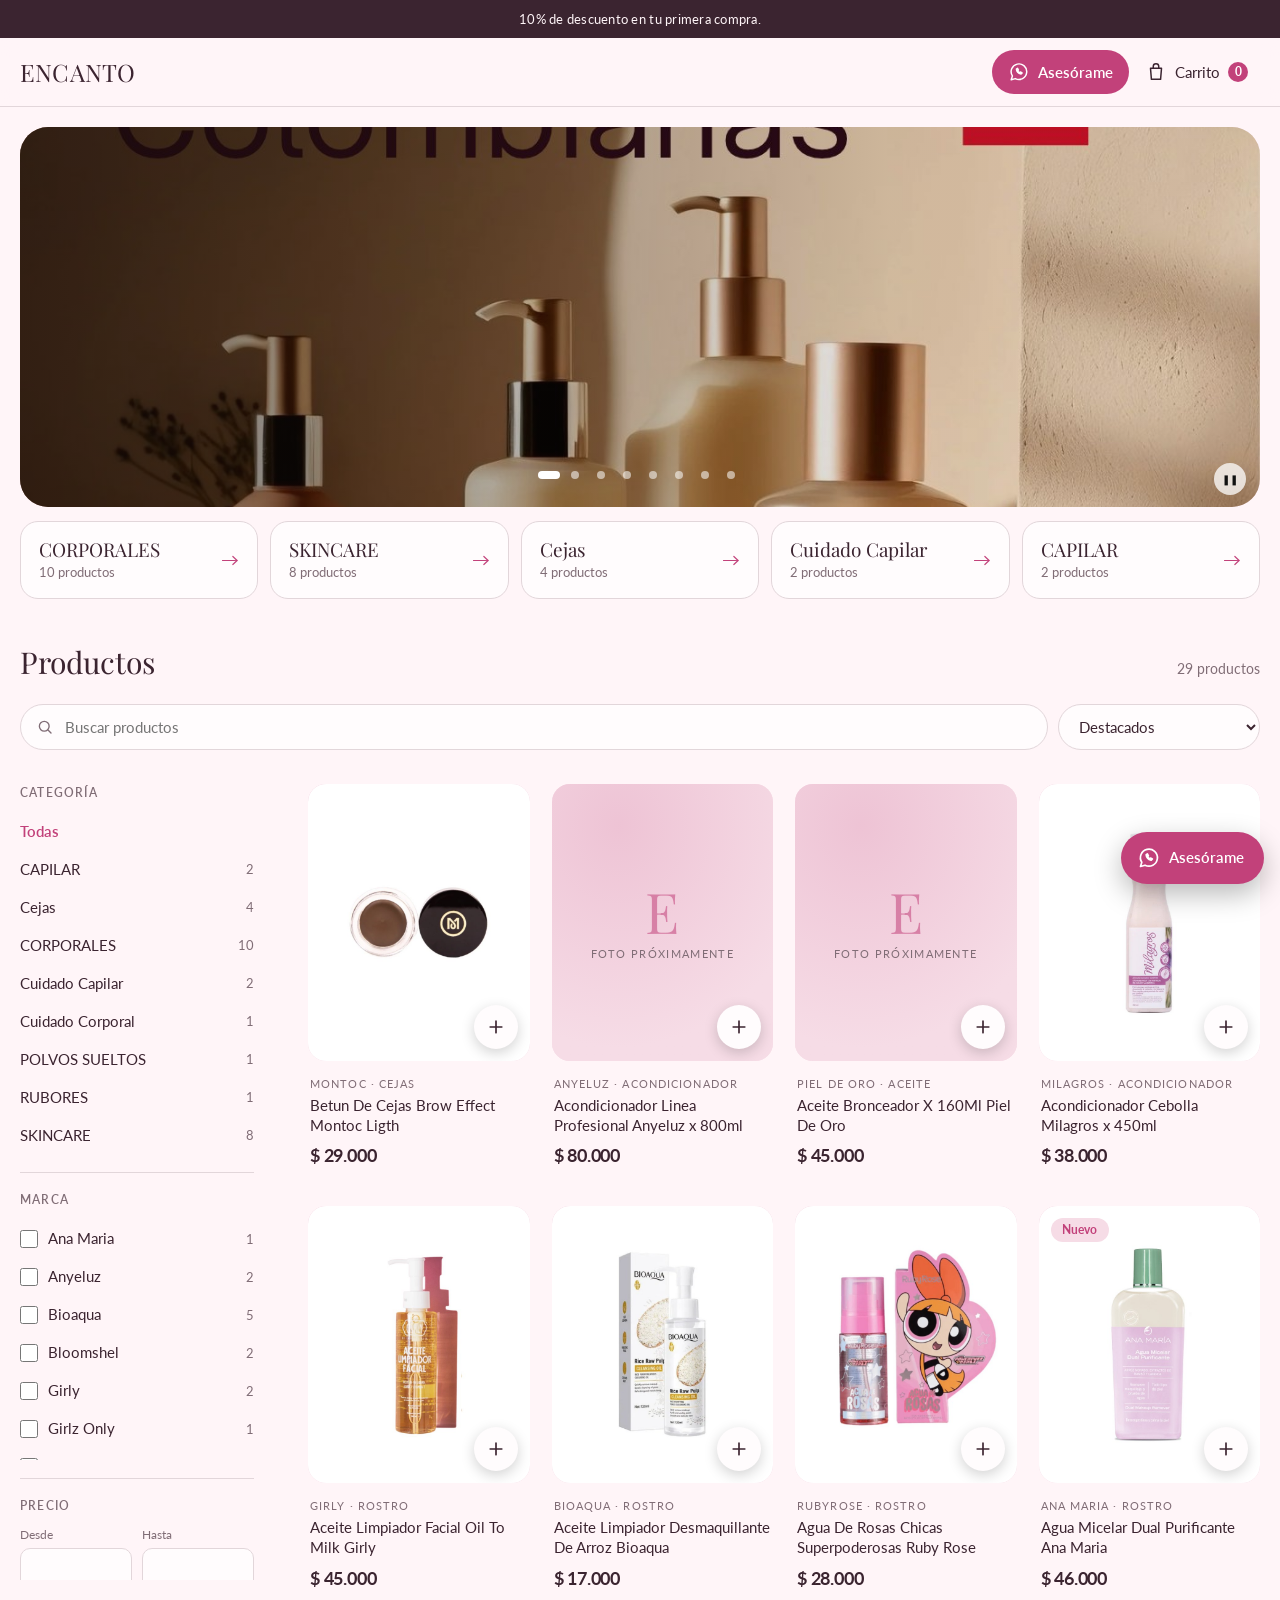
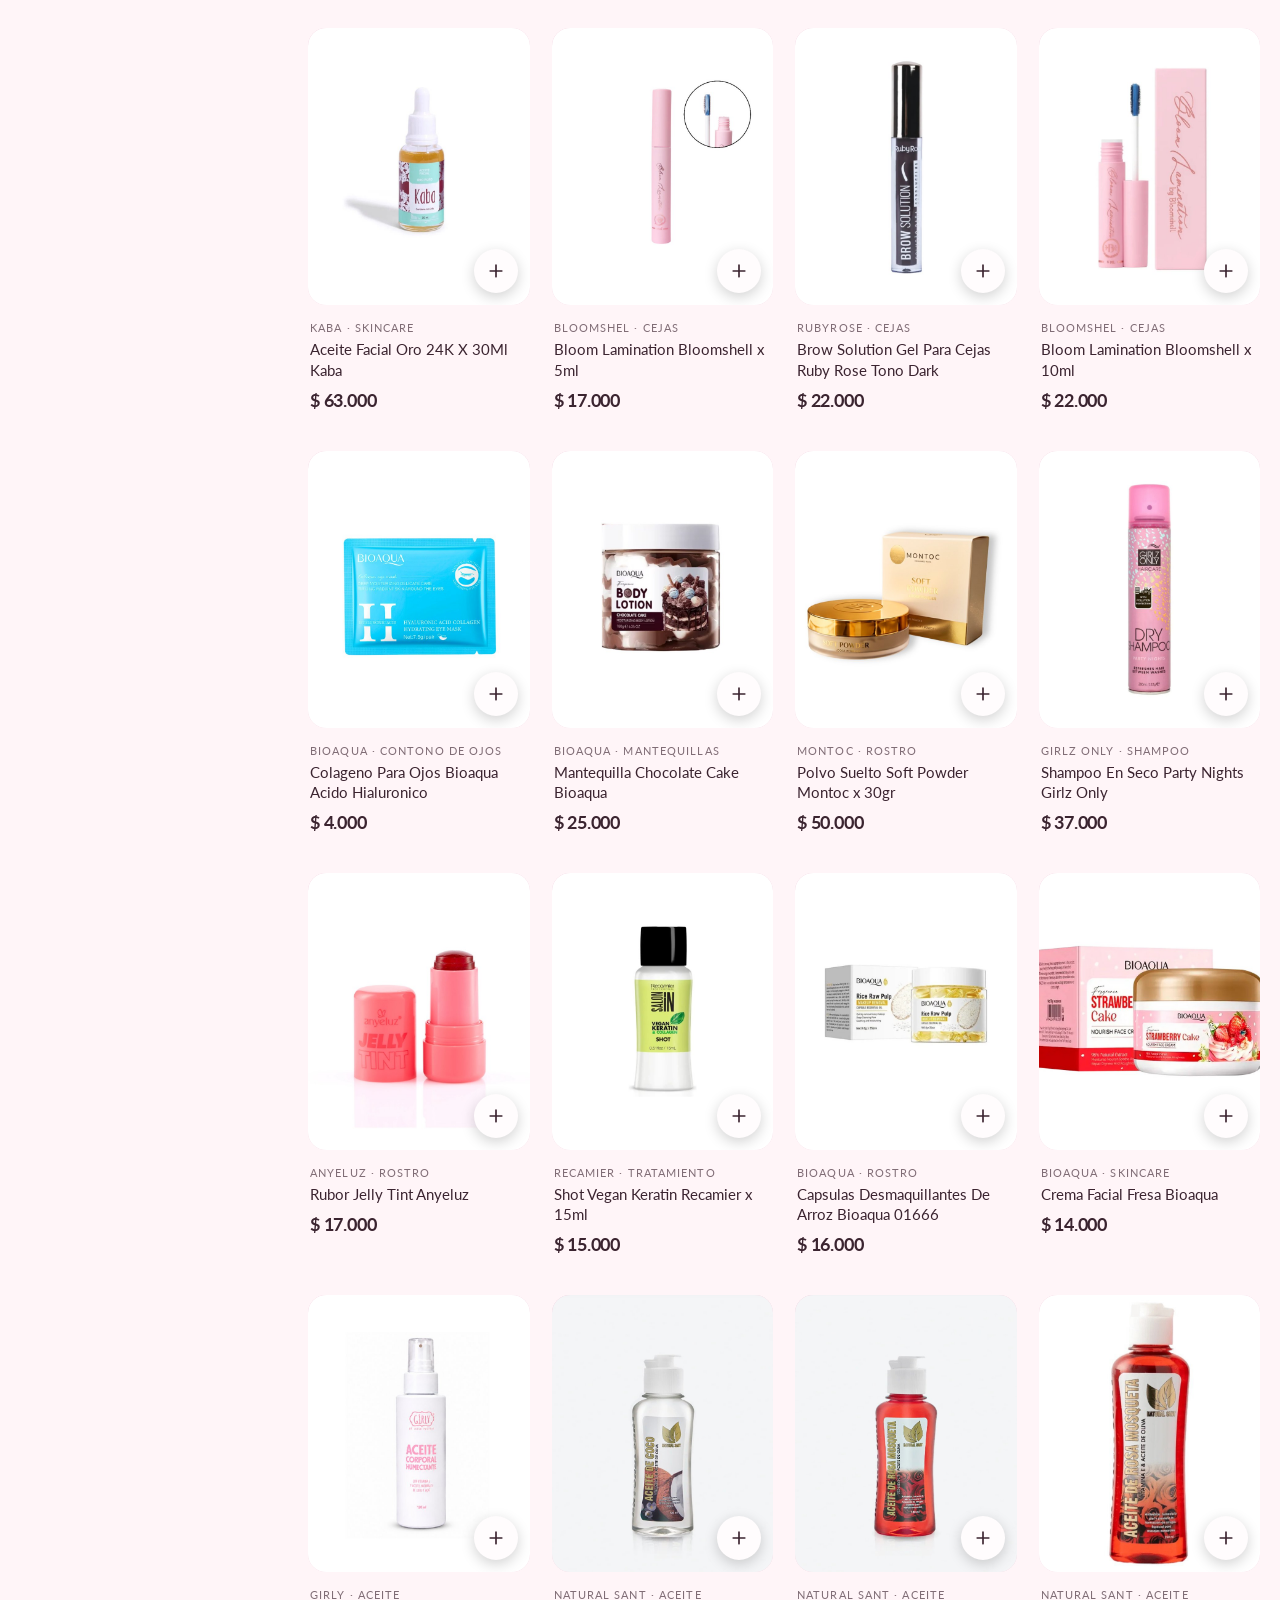
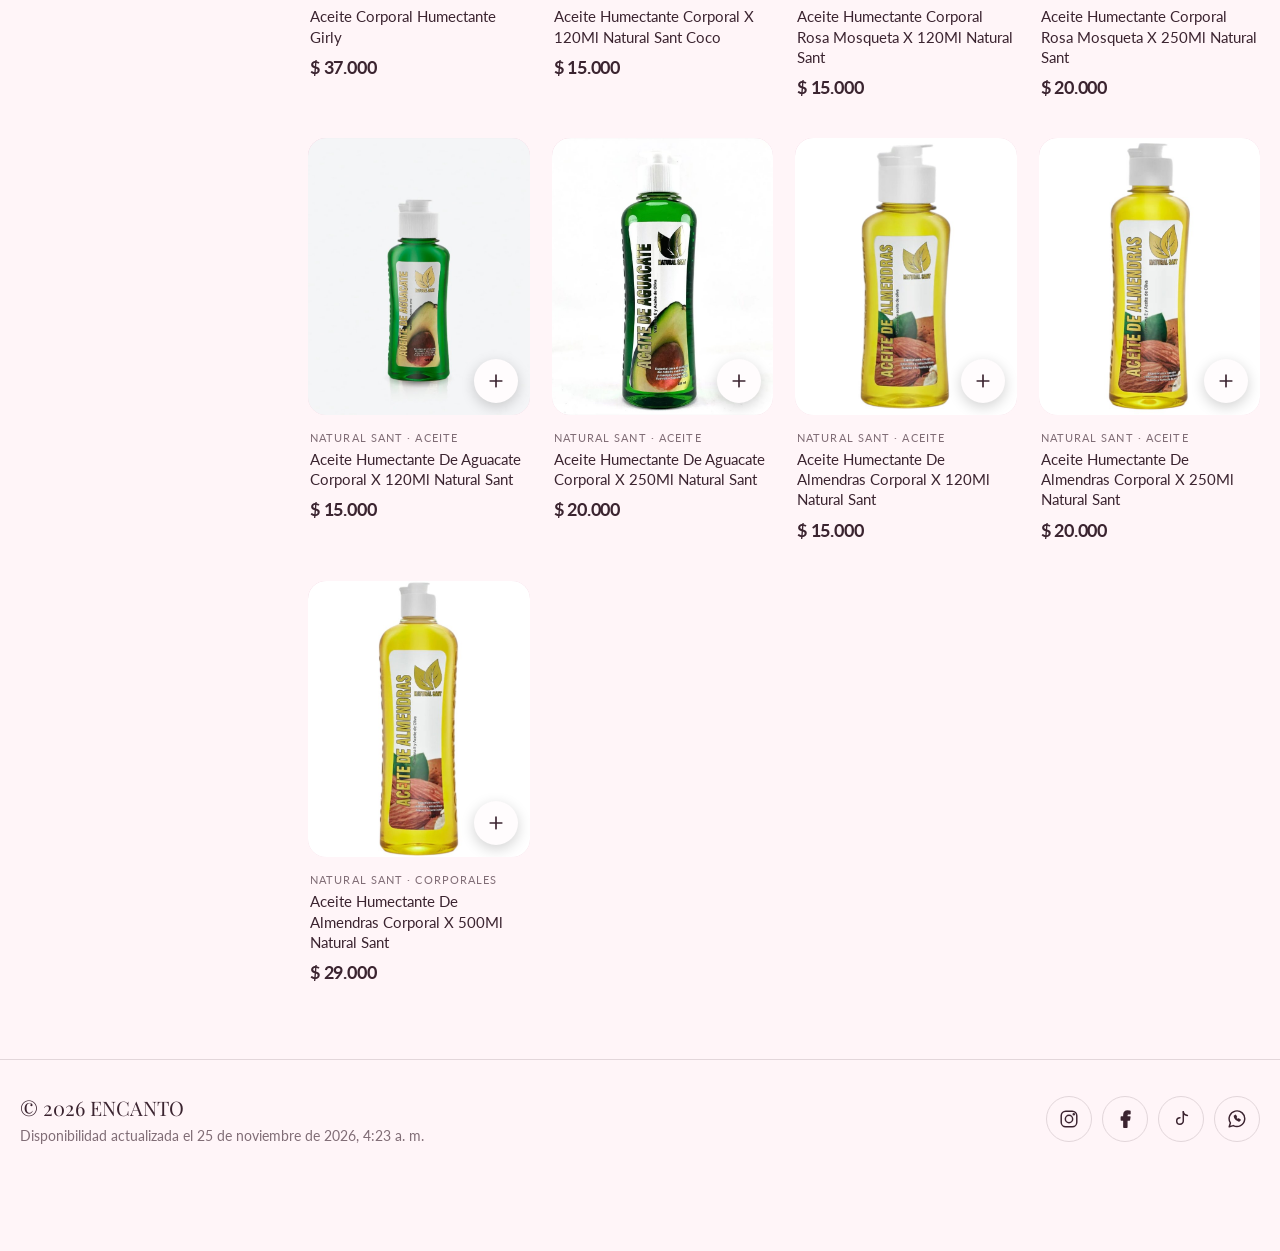
<file: index.html>
<!doctype html>
<html lang="es">
<head>
  <meta charset="utf-8">
  <meta name="viewport" content="width=device-width, initial-scale=1">
  <title>Tienda</title>
  <meta name="description" content="Productos de belleza y cuidado personal seleccionados para ti.">
  <link rel="stylesheet" href="styles.css">
  <style>body { visibility: hidden; }</style>
  <noscript><style>body { visibility: visible; }</style></noscript>
</head>
<body>
  <div class="announce" id="announce" hidden></div>

  <header class="top">
    <div class="wrap top-inner">
      <a class="brand" href="./" id="brand"></a>
      <div class="top-right">
        <a class="hbtn" id="nav-about" href="#nosotros" hidden>Nosotros</a>
        <a class="hbtn wa-pill" id="wa-header" target="_blank" rel="noopener">
          <svg viewBox="0 0 24 24" fill="none" stroke="currentColor" stroke-width="1.6" stroke-linecap="round" stroke-linejoin="round" aria-hidden="true"><path d="M3.5 20.5l1.3-4.2A8.5 8.5 0 1 1 8 19.2z"/><path d="M9.2 8.8c.2 2.2 2.4 4.6 5 5.4l1.2-1.2-1.9-1-.8.8c-.8-.4-1.7-1.3-2.1-2.1l.8-.8-1-1.9z"/></svg>
          <span>Asesórame</span></a>
        <button class="hbtn" id="cart-btn" type="button" aria-haspopup="dialog">
          <svg viewBox="0 0 24 24" fill="none" stroke="currentColor" stroke-width="1.6" stroke-linecap="round" stroke-linejoin="round" aria-hidden="true"><path d="M6 8h12l-1 12H7L6 8Z"/><path d="M9 8V6a3 3 0 0 1 6 0v2"/></svg>
          <span>Carrito</span>
          <span class="count" id="cart-count" aria-label="0 productos en el carrito">0</span>
        </button>
      </div>
    </div>
  </header>

  <section class="stage" id="stage" aria-label="Portada"><div class="wrap" id="stage-inner"></div></section>
  <nav class="wrap quick" id="quick" aria-label="Categorías" hidden></nav>

  <main class="wrap shop" id="catalogo" tabindex="-1">
    <p class="notice" id="notice" role="status" aria-live="polite" hidden></p>

    <div id="highlights"></div>

    <div class="shop-head">
      <h2 class="shop-title">Productos</h2>
      <p class="meta" id="meta" aria-live="polite"></p>
    </div>

    <div class="toolbar">
      <label class="search">
        <span class="sr-only">Buscar productos</span>
        <svg viewBox="0 0 24 24" fill="none" stroke="currentColor" stroke-width="1.8" stroke-linecap="round" aria-hidden="true"><circle cx="11" cy="11" r="6.5"/><path d="m16 16 4 4"/></svg>
        <input id="q" type="search" placeholder="Buscar productos" autocomplete="off">
      </label>
      <label>
        <span class="sr-only">Ordenar por</span>
        <select class="select" id="sort">
          <option value="destacados">Destacados</option>
          <option value="precio-asc">Precio: menor a mayor</option>
          <option value="precio-desc">Precio: mayor a menor</option>
          <option value="nombre">Nombre A–Z</option>
        </select>
      </label>
      <button class="filter-btn" id="filter-btn" type="button" aria-haspopup="dialog">Filtros <span class="count" id="filter-count" hidden>0</span></button>
    </div>

    <div class="active" id="active"></div>

    <div class="layout">
      <aside class="sidebar" id="filters-desktop" aria-label="Filtros"></aside>
      <div>
        <div class="grid" id="grid"></div>
        <div class="more" id="more" hidden><button class="btn" id="more-btn" type="button">Ver más productos</button></div>
        <div class="empty" id="empty" hidden>
          <h2>No encontramos productos</h2>
          <p>Prueba con otra palabra o quita algún filtro.</p>
          <button class="btn" id="clear" type="button">Ver todos los productos</button>
        </div>
      </div>
    </div>
  </main>

  <section class="about" id="nosotros" aria-labelledby="about-title" hidden tabindex="-1">
    <div class="wrap about-inner">
      <div class="about-img" id="about-img" hidden></div>
      <div class="about-text">
        <p class="eyebrow">Nosotros</p>
        <h2 id="about-title"></h2>
        <div id="about-body"></div>
        <a class="btn btn-ghost about-btn" id="about-wa" target="_blank" rel="noopener">Asesórame</a>
      </div>
    </div>
  </section>

  <footer class="foot">
    <div class="wrap foot-inner">
      <div class="foot-brand"><strong id="foot-name"></strong><span id="updated"></span></div>
      <ul class="social" id="social" aria-label="Redes sociales"></ul>
    </div>
  </footer>

  <a class="wa-float" id="wa-float" target="_blank" rel="noopener" aria-label="Asesórame por WhatsApp">
    <svg viewBox="0 0 24 24" fill="none" stroke="currentColor" stroke-width="1.7" stroke-linecap="round" stroke-linejoin="round" aria-hidden="true"><path d="M3.5 20.5l1.3-4.2A8.5 8.5 0 1 1 8 19.2z"/><path d="M9.2 8.8c.2 2.2 2.4 4.6 5 5.4l1.2-1.2-1.9-1-.8.8c-.8-.4-1.7-1.3-2.1-2.1l.8-.8-1-1.9z"/></svg>
    <span>Asesórame</span>
  </a>
  <div class="toast" id="toast" role="status" aria-live="polite"></div>

  <!-- Detalle del producto (con foto ampliable) -->
  <dialog id="pd" class="pd" aria-labelledby="pd-name">
    <button class="pd-close" id="pd-close" type="button" aria-label="Cerrar">×</button>
    <div class="pd-grid">
      <div class="pd-media" id="pd-media"></div>
      <div class="pd-info" id="pd-info"></div>
    </div>
  </dialog>

  <!-- Barra del carrito (celular) -->
  <button class="cart-bar" id="cart-bar" type="button" hidden>
    <span id="bar-text"></span>
    <span class="bar-go">Ver carrito</span>
  </button>

  <!-- Filtros (celular) -->
  <dialog id="filters-dlg" class="sheet" aria-labelledby="filters-title">
    <div class="sheet-head">
      <h2 id="filters-title">Filtros</h2>
      <button class="icon-close" id="filters-close" type="button" aria-label="Cerrar los filtros">×</button>
    </div>
    <div class="sheet-body" id="filters-mobile"></div>
    <div class="sheet-foot"><button class="btn" id="filters-done" type="button">Ver productos</button></div>
  </dialog>

  <!-- Carrito -->
  <dialog id="cart-dlg" class="cart-dlg" aria-labelledby="cart-title">
    <div class="cart-head">
      <h2 id="cart-title">Tu pedido</h2>
      <button class="icon-close" id="cart-close" type="button" aria-label="Cerrar el carrito">×</button>
    </div>

    <div id="cart-empty" class="cart-empty" hidden>
      <p><strong>Tu carrito está vacío</strong></p>
      <p>Agrega productos y arma tu pedido aquí.</p>
      <button class="btn" type="button" id="cart-continue">Ver productos</button>
    </div>

    <div id="cart-full">
      <ul class="cart-list" id="cart-list"></ul>
      <p class="cart-total"><span>Total</span><strong id="cart-total"></strong></p>

      <label class="field">
        <span>Tu nombre (opcional)</span>
        <input id="cart-name" autocomplete="name">
      </label>
      <label class="field">
        <span>Notas para tu pedido (opcional)</span>
        <textarea id="cart-notes" rows="2"></textarea>
      </label>

      <div class="cart-actions">
        <a class="btn" id="cart-send" target="_blank" rel="noopener">Enviar pedido por WhatsApp</a>
        <button class="btn btn-ghost" type="button" id="cart-clear">Vaciar carrito</button>
      </div>
      <p class="cart-hint">Se abre WhatsApp con tu pedido ya escrito. Solo tienes que enviarlo.</p>
    </div>
  </dialog>

  <script src="theme.js"></script>
  <script src="app.js"></script>
</body>
</html>
</file>
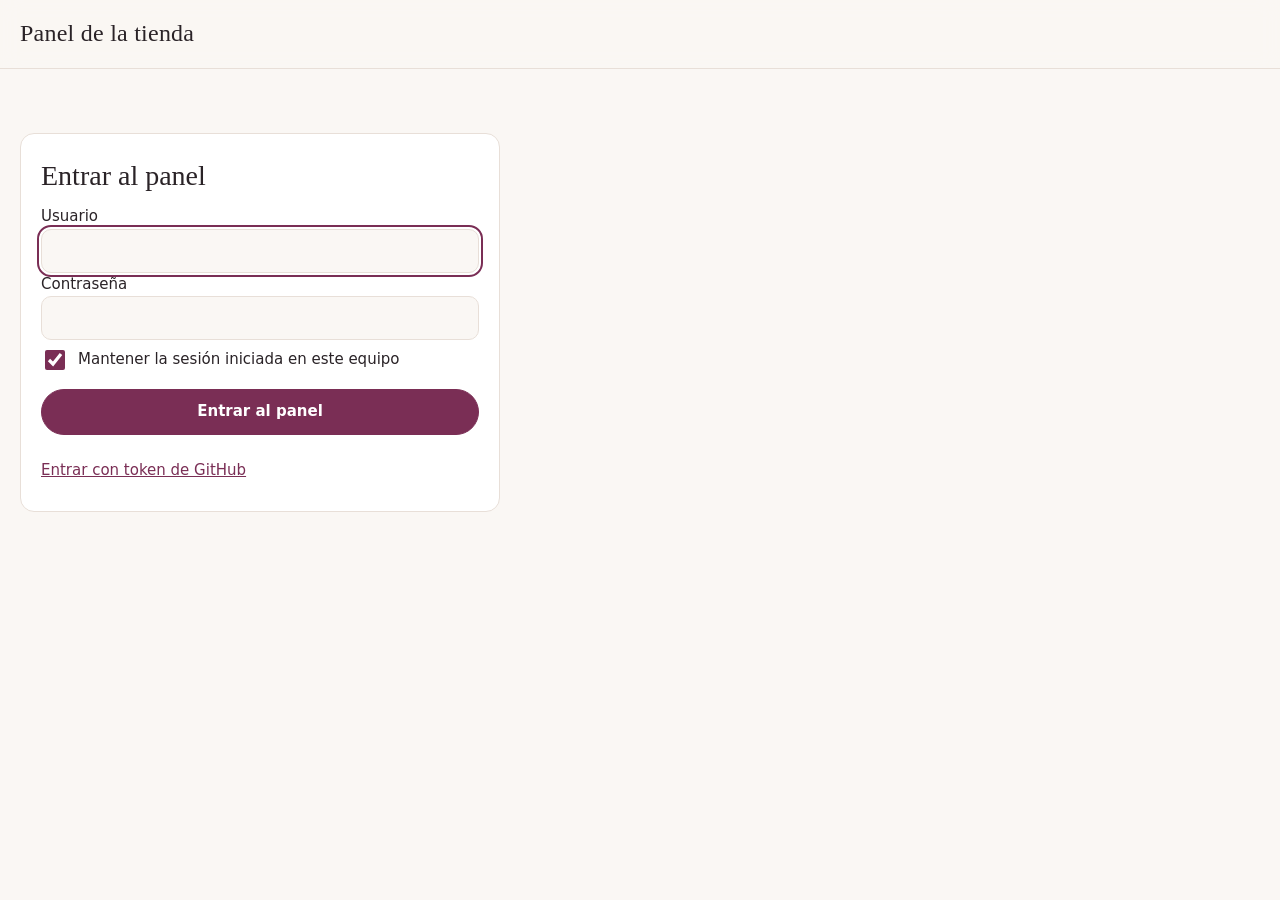
<file: admin.html>
<!doctype html>
<html lang="es">
<head>
  <meta charset="utf-8">
  <meta name="viewport" content="width=device-width, initial-scale=1">
  <meta name="robots" content="noindex, nofollow">
  <title>Panel de la tienda</title>
  <link rel="stylesheet" href="styles.css">
  <link rel="stylesheet" href="admin.css">
</head>
<body>
  <header class="top">
    <div class="wrap top-inner">
      <span class="brand">Panel de la tienda</span>
      <div class="top-actions" id="top-actions" hidden>
        <button class="btn btn-ghost" id="btn-reload" type="button">Recargar</button>
        <button class="btn btn-ghost" id="btn-check" type="button">Revisar proveedor ahora</button>
        <button class="btn btn-ghost" id="btn-logout" type="button">Cerrar sesión</button>
      </div>
    </div>
  </header>

  <main class="wrap">
    <p class="status" id="status" role="status" aria-live="polite"></p>

    <!-- Entrar -->
    <section id="login" class="panel" hidden>
      <h1>Entrar al panel</h1>

      <form id="form-pass" novalidate hidden>
        <label class="field">
          <span>Usuario</span>
          <input id="p-user" autocomplete="username" autocapitalize="none" spellcheck="false">
        </label>
        <label class="field">
          <span>Contraseña</span>
          <input id="p-pass" type="password" autocomplete="current-password">
        </label>
        <label class="check">
          <input type="checkbox" id="p-remember" checked>
          <span>Mantener la sesión iniciada en este equipo</span>
        </label>
        <p class="error" id="pass-error" role="alert" hidden></p>
        <button class="btn" id="pass-submit" type="submit">Entrar al panel</button>
        <p class="alt"><button class="link" id="to-token" type="button">Entrar con token de GitHub</button></p>
      </form>

      <form id="form-token" novalidate hidden>
        <p class="muted" id="token-intro">La primera vez entras con tu token de GitHub. Luego creas tu usuario y contraseña y ya no lo necesitas.</p>
        <label class="field">
          <span>Repositorio de GitHub</span>
          <input id="in-repo" autocomplete="off" spellcheck="false">
          <small>Con el formato usuario/nombre-del-repositorio</small>
        </label>
        <label class="field">
          <span>Token de acceso</span>
          <input id="in-token" type="password" autocomplete="off" spellcheck="false">
          <small>Es como una contraseña para este panel. Se guarda solo en este navegador.</small>
        </label>
        <label class="check">
          <input type="checkbox" id="t-remember" checked>
          <span>Mantener la sesión iniciada en este equipo</span>
        </label>
        <p class="error" id="login-error" role="alert" hidden></p>
        <button class="btn" type="submit">Entrar con token</button>
        <p class="alt" id="to-pass-wrap" hidden><button class="link" id="to-pass" type="button">Volver a usuario y contraseña</button></p>
        <details class="help">
          <summary>¿Cómo consigo el token?</summary>
          <ol>
            <li>Abre <strong>github.com/settings/personal-access-tokens/new</strong>.</li>
            <li>En <strong>Repository access</strong> elige "Only select repositories" y marca solo el repositorio de tu tienda.</li>
            <li>En <strong>Repository permissions</strong> pon <strong>Contents: Read and write</strong> y <strong>Actions: Read and write</strong>.</li>
            <li>Pulsa "Generate token", copia el texto que empieza con <code>github_pat_</code> y pégalo arriba.</li>
          </ol>
        </details>
      </form>
    </section>

    <!-- Panel -->
    <section id="app" hidden>
      <div class="tabs" role="tablist" aria-label="Secciones del panel">
        <button class="tab" role="tab" id="tab-mine" aria-controls="view-mine" aria-selected="true" type="button">Mis productos</button>
        <button class="tab" role="tab" id="tab-add" aria-controls="view-add" aria-selected="false" type="button">Agregar del proveedor</button>
        <button class="tab" role="tab" id="tab-cats" aria-controls="view-cats" aria-selected="false" type="button">Categorías del proveedor</button>
        <button class="tab" role="tab" id="tab-look" aria-controls="view-look" aria-selected="false" type="button">Apariencia</button>
        <button class="tab" role="tab" id="tab-access" aria-controls="view-access" aria-selected="false" type="button">Acceso</button>
      </div>

      <div id="view-mine" role="tabpanel" aria-labelledby="tab-mine">
        <div class="mine-tools" id="mine-tools">
          <label class="field grow">
            <span>Buscar en tus productos</span>
            <input id="m-q" type="search" autocomplete="off">
          </label>
          <label class="field">
            <span>Categoría</span>
            <select id="m-cat"></select>
          </label>
          <label class="field">
            <span>Marca</span>
            <select id="m-brand"></select>
          </label>
          <label class="field">
            <span>Estado</span>
            <select id="m-state">
              <option value="">Todos</option>
              <option value="sale">A la venta</option>
              <option value="out">Agotados</option>
              <option value="hidden">Ocultos</option>
              <option value="own">Con stock propio</option>
              <option value="nocat">Sin categoría o sin marca</option>
              <option value="promo">En promoción</option>
              <option value="kit">Kits</option>
              <option value="nophoto">Sin foto</option>
            </select>
          </label>
        </div>
        <div class="mine-bar">
          <label class="check"><input type="checkbox" id="m-all"><span id="m-all-label">Seleccionar todos</span></label>
          <span class="muted" id="mine-summary"></span>
          <span class="spacer"></span>
          <button class="btn btn-ghost" id="m-kit" type="button">Crear kit</button>
          <button class="btn btn-ghost" id="m-own" type="button">Crear producto propio</button>
        </div>
        <div class="bulkbar" id="bulkbar" hidden>
          <strong id="bulk-n"></strong>
          <button class="btn" id="bulk-edit" type="button">Cambiar categoría, marca…</button>
          <button class="btn btn-ghost" id="bulk-clear" type="button">Quitar selección</button>
        </div>
        <div class="list" id="mine-list"></div>
        <div class="more" id="mine-more" hidden><button class="btn btn-ghost" id="mine-more-btn" type="button">Ver más productos</button></div>
        <div class="empty" id="mine-empty" hidden>
          <h2 id="mine-empty-title">Todavía no tienes productos</h2>
          <p id="mine-empty-text">Elige productos del catálogo del proveedor para empezar a venderlos.</p>
          <button class="btn" type="button" id="mine-empty-btn" data-goto="add">Agregar del proveedor</button>
        </div>
      </div>

      <div id="view-add" role="tabpanel" aria-labelledby="tab-add" hidden>
        <div class="filters">
          <label class="field">
            <span>Buscar en el catálogo del proveedor</span>
            <input id="s-q" type="search" autocomplete="off">
          </label>
          <label class="field">
            <span>Categoría</span>
            <select id="s-cat"></select>
          </label>
        </div>
        <p class="muted" id="add-summary"></p>
        <div class="list" id="add-list"></div>
        <div class="empty" id="add-empty" hidden>
          <h2 id="add-empty-title">Todavía no hay catálogo del proveedor</h2>
          <p id="add-empty-text">Agrega una categoría y pulsa "Revisar proveedor ahora". En uno o dos minutos aparecen sus productos aquí.</p>
          <button class="btn" type="button" data-goto="cats">Ir a categorías</button>
        </div>
      </div>

      <div id="view-cats" role="tabpanel" aria-labelledby="tab-cats" hidden>
        <p class="muted">El robot lee estas categorías del proveedor cada 30 minutos y avisa a tu tienda cuando algo se agota.</p>
        <div class="list" id="cats-list"></div>

        <form class="panel" id="cat-form" novalidate>
          <h2>Agregar una categoría</h2>
          <label class="field">
            <span>Link de la categoría en el proveedor</span>
            <input id="c-url" autocomplete="off" spellcheck="false">
            <small>Copia la dirección de la página, por ejemplo https://sysvariedades.com.co/catalogoenlinea/public/products/2</small>
          </label>
          <label class="field">
            <span>Nombre de la categoría (opcional)</span>
            <input id="c-name" autocomplete="off">
          </label>
          <p class="error" id="cat-error" role="alert" hidden></p>
          <button class="btn" type="submit">Agregar categoría</button>
        </form>

        <div class="panel">
          <h2>Cuándo se considera agotado</h2>
          <p class="muted">Siempre se marca agotado si el proveedor desactiva o elimina el producto, o si deja de aparecer en su catálogo.</p>
          <label class="check">
            <input type="checkbox" id="rule-qty">
            <span>También marcar agotado cuando la cantidad del proveedor sea 0 o menos</span>
          </label>
        </div>
      </div>

      <!-- Apariencia -->
      <div id="view-look" role="tabpanel" aria-labelledby="tab-look" hidden>
        <div class="look">
          <form id="look-form" class="look-form" novalidate>
            <fieldset class="panel">
              <legend>Nombre y logo</legend>
              <label class="field">
                <span>Nombre de tu tienda</span>
                <input id="l-name" autocomplete="off">
                <small class="error" id="e-lname" hidden>Escribe el nombre de tu tienda.</small>
              </label>
              <div class="field">
                <span>Logo</span>
                <div class="logo-row">
                  <img id="l-logo-img" alt="Logo actual" hidden>
                  <div class="logo-inputs">
                    <input id="l-logo-file" type="file" accept="image/*" aria-label="Subir un logo desde tu equipo">
                    <button class="btn btn-ghost" type="button" id="l-logo-remove" hidden>Quitar logo</button>
                  </div>
                </div>
                <small>Mejor si es un PNG con fondo transparente.</small>
              </div>
              <div class="field" role="radiogroup" aria-labelledby="bm-label">
                <span id="bm-label">Qué se ve arriba en tu tienda</span>
                <label class="check"><input type="radio" name="brandMode" value="name"><span>Solo el nombre</span></label>
                <label class="check"><input type="radio" name="brandMode" value="logo"><span>Solo el logo</span></label>
                <label class="check"><input type="radio" name="brandMode" value="both"><span>Logo y nombre</span></label>
              </div>
            </fieldset>

            <fieldset class="panel">
              <legend>Anuncio y banners</legend>
              <label class="field">
                <span>Mensaje de la barra superior (opcional)</span>
                <input id="l-ann" autocomplete="off">
                <small>Por ejemplo: Envíos a todo el país · 10% de descuento en tu primera compra.</small>
              </label>
              <label class="field">
                <span>Link del mensaje (opcional)</span>
                <input id="l-ann-link" autocomplete="off" spellcheck="false">
                <small>Una dirección que empiece por https://</small>
                <small class="error" id="e-annlink" hidden>El link debe empezar por https:// o http://</small>
              </label>
              <h3 class="sub-h">Banners de portada</h3>
              <p class="muted">Aparecen arriba de los productos. Con dos o más, pasan solos. Imagen horizontal de 1600 × 700 píxeles, o sin imagen para un banner de solo texto.</p>
              <div class="banners" id="banners"></div>
              <p class="error" id="banners-error" role="alert" hidden></p>
              <button class="btn btn-ghost" id="banner-add" type="button">Agregar banner</button>
            </fieldset>

            <fieldset class="panel">
              <legend>Quiénes somos</legend>
              <p class="muted">Aparece en una sección de tu tienda. Déjala vacía si no quieres mostrarla.</p>
              <label class="field">
                <span>Título</span>
                <input id="l-about-title" autocomplete="off" placeholder="Quiénes somos">
              </label>
              <label class="field">
                <span>Tu historia</span>
                <textarea id="l-about-text" rows="5"></textarea>
                <small>Un renglón nuevo es un párrafo nuevo.</small>
              </label>
              <div class="logo-row">
                <img id="l-about-img" alt="" hidden>
                <label class="field"><span>Foto (opcional)</span><input id="l-about-file" type="file" accept="image/*"></label>
                <button class="btn btn-ghost sm" id="l-about-rm" type="button" hidden>Quitar foto</button>
              </div>
            </fieldset>

            <fieldset class="panel">
              <legend>Redes sociales</legend>
              <p class="muted">Escribe tu usuario (por ejemplo @mitienda) o pega el link completo. Los vacíos no se muestran. El ícono de WhatsApp sale solo.</p>
              <label class="field"><span>Instagram</span><input id="l-instagram" autocomplete="off" spellcheck="false"><small class="error" id="e-instagram" hidden></small></label>
              <label class="field"><span>Facebook</span><input id="l-facebook" autocomplete="off" spellcheck="false"><small class="error" id="e-facebook" hidden></small></label>
              <label class="field"><span>TikTok</span><input id="l-tiktok" autocomplete="off" spellcheck="false"><small class="error" id="e-tiktok" hidden></small></label>
              <label class="field"><span>YouTube</span><input id="l-youtube" autocomplete="off" spellcheck="false"><small class="error" id="e-youtube" hidden></small></label>
            </fieldset>

            <fieldset class="panel">
              <legend>Portada y pedidos</legend>
              <p class="muted">El título y la frase se muestran solo cuando no hay banners.</p>
              <label class="field">
                <span>Título grande de la portada</span>
                <input id="l-hero" autocomplete="off">
              </label>
              <label class="field">
                <span>Frase debajo del título</span>
                <input id="l-sub" autocomplete="off">
              </label>
              <label class="field">
                <span>WhatsApp para recibir pedidos</span>
                <input id="l-wa" inputmode="numeric" autocomplete="off">
                <small>Con indicativo de país, sin + ni espacios. En Colombia empieza por 57.</small>
                <small class="error" id="e-wa" hidden>Escribe solo números, con indicativo de país. Por ejemplo 573001234567.</small>
              </label>
              <label class="field">
                <span>Saludo del pedido</span>
                <input id="l-greet" autocomplete="off">
                <small>Es la primera línea del mensaje que te llega por WhatsApp con cada pedido del carrito.</small>
              </label>
              <label class="check">
                <input type="checkbox" id="l-hide">
                <span>Ocultar los productos agotados en vez de mostrarlos con la etiqueta "Agotado"</span>
              </label>
            </fieldset>

            <fieldset class="panel">
              <legend>Colores</legend>
              <p class="muted">Elige una combinación lista o ajusta los tres colores a tu gusto.</p>
              <div class="pals" id="pals" role="group" aria-label="Combinaciones de colores"></div>
              <div class="colors">
                <label class="field color"><span>Color principal (botones)</span><input type="color" id="c-accent"></label>
                <label class="field color"><span>Color de fondo</span><input type="color" id="c-bg"></label>
                <label class="field color"><span>Color del texto</span><input type="color" id="c-text"></label>
              </div>
              <p class="warn" id="theme-warn" role="status" hidden></p>
            </fieldset>

            <fieldset class="panel">
              <legend>Tipo de letra</legend>
              <div class="fonts" id="fonts" role="group" aria-label="Tipos de letra"></div>
            </fieldset>

            <p class="error" id="look-error" role="alert" hidden></p>
            <button class="btn btn-save" id="look-save" type="submit">Guardar apariencia</button>
          </form>

          <aside class="look-preview" aria-label="Vista previa de tu tienda">
            <p class="muted">Así se ve tu tienda</p>
            <div class="preview" id="preview"></div>
          </aside>
        </div>
      </div>

      <!-- Acceso -->
      <div id="view-access" role="tabpanel" aria-labelledby="tab-access" hidden>
        <form class="panel" id="access-form" novalidate>
          <h2 id="access-title">Crear usuario y contraseña</h2>
          <p class="muted" id="access-text">Con esto entras al panel desde cualquier equipo sin pegar el token.</p>
          <label class="field">
            <span>Usuario</span>
            <input id="a-user" autocomplete="username" autocapitalize="none" spellcheck="false">
          </label>
          <label class="field">
            <span>Contraseña</span>
            <input id="a-pass" type="password" autocomplete="new-password">
            <small>Mínimo 10 caracteres. Una frase larga sirve mejor que una palabra con símbolos.</small>
          </label>
          <label class="field">
            <span>Repite la contraseña</span>
            <input id="a-pass2" type="password" autocomplete="new-password">
          </label>
          <p class="error" id="access-error" role="alert" hidden></p>
          <button class="btn" id="access-save" type="submit">Guardar acceso</button>
        </form>
        <div class="panel">
          <h2>Cómo funciona y qué cuidar</h2>
          <p class="muted">Tu token de GitHub se guarda cifrado con tu contraseña en el archivo <code>admin-vault.json</code> de tu repositorio. Sin la contraseña nadie puede abrirlo. Como el repositorio es público, <strong>la contraseña tiene que ser larga y que nadie más use</strong>: si es fácil de adivinar, alguien podría descifrarlo.</p>
          <p class="muted">Si olvidas la contraseña, entra con un token nuevo y crea otra. Si el token vence, haz lo mismo.</p>
        </div>
      </div>
    </section>
  </main>

  <!-- Producto: agregar o editar -->
  <dialog id="dlg" aria-labelledby="dlg-title">
    <form id="dlg-form" method="dialog" novalidate>
      <h2 id="dlg-title">Producto</h2>
      <p class="muted" id="dlg-supplier"></p>
      <label class="field">
        <span>Nombre que ven tus clientes</span>
        <input id="f-name" autocomplete="off">
        <small class="error" id="e-name" hidden>Escribe un nombre.</small>
      </label>
      <div class="two">
        <label class="field">
          <span>Categoría en tu tienda</span>
          <input id="f-cat" list="cat-options" autocomplete="off">
          <datalist id="cat-options"></datalist>
        </label>
        <label class="field">
          <span>Subcategoría</span>
          <input id="f-sub" list="sub-options" autocomplete="off">
          <datalist id="sub-options"></datalist>
        </label>
      </div>
      <label class="field">
        <span>Marca</span>
        <input id="f-brand" list="brand-options" autocomplete="off">
        <datalist id="brand-options"></datalist>
        <small>Con la categoría, la subcategoría y la marca tus clientes filtran en la tienda.</small>
      </label>
      <div class="two">
        <label class="field">
          <span>Tu precio de venta</span>
          <input id="f-price" type="number" inputmode="numeric" min="1" step="1">
          <small class="error" id="e-price" hidden>Escribe tu precio de venta, mayor que cero.</small>
        </label>
        <label class="field">
          <span>Stock propio (unidades que tienes)</span>
          <input id="f-stock" type="number" inputmode="numeric" min="0" step="1" value="0">
          <small class="error" id="e-stock" hidden>Escribe un número de unidades, desde 0.</small>
        </label>
      </div>
      <p class="stock-help" id="f-stock-help"></p>
      <div class="two">
        <label class="field">
          <span>Precio antes (opcional)</span>
          <input id="f-old" type="number" inputmode="numeric" min="1" step="1">
          <small>Si lo pones más alto que tu precio, aparece tachado con el % de descuento: es una promoción.</small>
          <small class="error" id="e-old" hidden>El precio de antes debe ser mayor que tu precio de venta.</small>
        </label>
        <label class="field">
          <span>Etiqueta (opcional)</span>
          <select id="f-badge">
            <option value="">Ninguna</option>
            <option value="nuevo">Nuevo</option>
            <option value="top">Más vendido</option>
          </select>
        </label>
      </div>
      <label class="field">
        <span>Descripción (opcional)</span>
        <textarea id="f-desc" rows="3"></textarea>
        <small>Se ve al abrir el producto. Un renglón nuevo es un párrafo nuevo.</small>
      </label>
      <label class="check">
        <input type="checkbox" id="f-kit">
        <span>Es un kit (varios productos juntos)</span>
      </label>
      <label class="field" id="f-inc-wrap" hidden>
        <span>Qué incluye el kit (uno por renglón)</span>
        <textarea id="f-inc" rows="3"></textarea>
        <small>Lo que pones aquí se muestra como lista. Recuerda poner el stock del kit: es el número de kits que tienes armados.</small>
      </label>
      <div class="field">
        <span>Foto</span>
        <div class="photo">
          <img id="f-preview" alt="" hidden>
          <div class="photo-inputs">
            <label class="field">
              <span>Link de la foto</span>
              <input id="f-image" autocomplete="off" spellcheck="false">
            </label>
            <label class="field">
              <span>O subir una foto desde tu equipo</span>
              <input id="f-file" type="file" accept="image/*">
            </label>
          </div>
        </div>
      </div>
      <label class="check">
        <input type="checkbox" id="f-hidden">
        <span>Ocultar de la tienda</span>
      </label>
      <p class="error" id="dlg-error" role="alert" hidden></p>
      <div class="dlg-actions">
        <button class="btn btn-danger" type="button" id="dlg-remove" hidden>Quitar de la tienda</button>
        <span class="spacer"></span>
        <button class="btn btn-ghost" type="button" id="dlg-cancel">Cancelar</button>
        <button class="btn" type="submit" id="dlg-save">Guardar producto</button>
      </div>
    </form>
  </dialog>

  <!-- Cambiar varios productos a la vez -->
  <dialog id="bulk-dlg" aria-labelledby="bulk-title">
    <form id="bulk-form" method="dialog" novalidate>
      <h2 id="bulk-title">Cambiar varios productos</h2>
      <p class="muted" id="bulk-text"></p>
      <div class="two">
        <label class="field">
          <span>Categoría</span>
          <input id="b-cat" list="cat-options" autocomplete="off">
        </label>
        <label class="field">
          <span>Subcategoría</span>
          <input id="b-sub" list="sub-options" autocomplete="off">
        </label>
      </div>
      <label class="field">
        <span>Marca</span>
        <input id="b-brand" list="brand-options" autocomplete="off">
      </label>
      <label class="field">
        <span>En la tienda</span>
        <select id="b-vis">
          <option value="">No cambiar</option>
          <option value="show">Mostrar</option>
          <option value="hide">Ocultar</option>
        </select>
      </label>
      <p class="muted small">Lo que dejes vacío no se cambia. Si cambias la categoría y no escribes subcategoría, la subcategoría anterior se borra.</p>
      <p class="error" id="bulk-error" role="alert" hidden></p>
      <div class="dlg-actions">
        <span class="spacer"></span>
        <button class="btn btn-ghost" type="button" id="bulk-cancel">Cancelar</button>
        <button class="btn" type="submit" id="bulk-save">Aplicar cambios</button>
      </div>
    </form>
  </dialog>

  <script src="theme.js"></script>
  <script src="admin.js"></script>
</body>
</html>
</file>
<file: styles.css>
:root {
  --bg: #faf7f4;
  --surface: #ffffff;
  --ink: #2a2327;
  --muted: #6e6268;
  --line: #e8dfd8;
  --accent: #7a2e55;
  --accent-ink: #ffffff;
  --accent-soft: #f2e4ec;
  --out: #8a7f84;
  --accent-text: var(--accent);
  --font-head: Georgia, "Times New Roman", serif;
  --font-body: system-ui, -apple-system, "Segoe UI", Roboto, sans-serif;
  --radius: 14px;
}
@media (prefers-color-scheme: dark) {
  :root {
    --bg: #1b1619;
    --surface: #251e22;
    --ink: #f3ecef;
    --muted: #b3a6ad;
    --line: #3a3036;
    --accent: #e08ab6;
    --accent-ink: #1b1619;
    --accent-soft: #3a2433;
    --out: #8f8389;
  }
}

* { box-sizing: border-box; }
html { -webkit-text-size-adjust: 100%; }
@media (prefers-reduced-motion: no-preference) { html { scroll-behavior: smooth; } }
body { margin: 0; background: var(--bg); color: var(--ink); font: 15px/1.55 var(--font-body); }
img { max-width: 100%; }
[hidden] { display: none !important; }
.wrap { width: min(1240px, 100% - 40px); margin-inline: auto; }
@media (max-width: 480px) { .wrap { width: calc(100% - 28px); } }
.sr-only { position: absolute; width: 1px; height: 1px; margin: -1px; padding: 0; overflow: hidden; clip: rect(0 0 0 0); white-space: nowrap; border: 0; }

/* ---------- botones ---------- */
.btn {
  display: inline-flex; align-items: center; justify-content: center; min-height: 46px; padding: 0 22px;
  border-radius: 999px; border: 1px solid var(--accent); background: var(--accent); color: var(--accent-ink);
  font: inherit; font-weight: 600; text-decoration: none; cursor: pointer; width: 100%;
}
.btn-ghost { background: transparent; color: var(--accent-text); border-color: var(--accent-text); width: auto; }
.btn[aria-disabled="true"] { background: transparent; border-color: var(--line); color: var(--out); cursor: not-allowed; }
.btn:focus-visible, .hbtn:focus-visible, .link:focus-visible, .tag:focus-visible, .fopt:focus-visible, .fcheck input:focus-visible,
.slide-btn:focus-visible, .car-nav button:focus-visible, .select:focus-visible, .search input:focus-visible, .prange input:focus-visible {
  outline: 2px solid var(--accent-text); outline-offset: 2px;
}
.link { background: none; border: 0; padding: 8px 0; min-height: 40px; color: var(--accent-text); font: inherit; text-decoration: underline; cursor: pointer; }
@media (prefers-reduced-motion: no-preference) { .btn, .hbtn, .fopt { transition: background-color .15s ease, color .15s ease; } }

/* ---------- barra de anuncio y cabecera ---------- */
.announce { background: var(--ink); color: var(--bg); font-size: 13px; letter-spacing: .02em; text-align: center; padding: 9px 16px; }
.announce a { color: inherit; text-underline-offset: 3px; }

.top { position: sticky; top: 0; z-index: 20; background: color-mix(in srgb, var(--bg) 92%, transparent); backdrop-filter: saturate(1.4) blur(10px); border-bottom: 1px solid var(--line); }
.top.scrolled { box-shadow: 0 6px 20px -14px rgba(0,0,0,.35); }
.hbtn.wa-pill { background: var(--accent); color: var(--accent-ink); padding: 0 16px; font-weight: 600; border-radius: 999px; }
.hbtn.wa-pill:hover { background: var(--accent); filter: brightness(1.1); }
@media (max-width: 480px) { .hbtn.wa-pill span { display: none; } .hbtn.wa-pill { padding: 0 12px; } .hbtn { padding: 0 8px; } .top-inner { flex-wrap: nowrap; } .brand { flex: 1 1 auto; font-size: 22px; } .top-right { flex: none; } }
.top-inner { display: flex; align-items: center; justify-content: space-between; gap: 8px; min-height: 68px; padding: 8px 0; flex-wrap: wrap; }
.brand { display: inline-flex; align-items: center; gap: 10px; font-family: var(--font-head); font-size: 24px; color: var(--ink); text-decoration: none; letter-spacing: .01em; min-width: 0; overflow-wrap: anywhere; }
.brand img { height: 40px; width: auto; max-width: 180px; object-fit: contain; display: block; }
.top-right { display: flex; align-items: center; gap: 4px; margin-left: auto; }
.hbtn { min-height: 44px; padding: 0 12px; background: none; border: 0; border-radius: 12px; color: var(--ink); font: inherit; display: inline-flex; align-items: center; gap: 8px; text-decoration: none; cursor: pointer; }
.hbtn:hover { background: var(--accent-soft); }
.hbtn svg { width: 22px; height: 22px; flex: none; }
.count { display: inline-grid; place-items: center; min-width: 20px; height: 20px; padding: 0 6px; border-radius: 999px; background: var(--accent); color: var(--accent-ink); font-size: 12px; font-weight: 700; }

/* ---------- portada: banners ---------- */
.stage { padding-top: 20px; }
.carousel { position: relative; border-radius: 28px; overflow: hidden; background: var(--accent-soft); }
.slides { display: grid; }
.slide { grid-area: 1 / 1; position: relative; min-height: clamp(260px, 30vw, 380px); display: flex; align-items: flex-end; opacity: 0; visibility: hidden; }
.slide.on { opacity: 1; visibility: visible; }
@media (prefers-reduced-motion: no-preference) { .slide { transition: opacity .6s ease, visibility .6s; } }
.slide > img { position: absolute; inset: 0; width: 100%; height: 100%; object-fit: cover; }
.slide.has-img::after { content: ""; position: absolute; inset: 0; background: linear-gradient(90deg, rgba(20,12,8,.62), rgba(20,12,8,.1) 70%); }
.slide:not(.has-img) { background: radial-gradient(120% 140% at 85% 0%, color-mix(in srgb, var(--accent) 22%, var(--accent-soft)), var(--accent-soft) 60%); align-items: center; }
.slide-body { position: relative; z-index: 1; padding: clamp(22px, 4.5vw, 56px); padding-bottom: clamp(64px, 7vw, 76px); max-width: 560px; color: var(--ink); }
.slide.has-img .slide-body { color: #fff; }
.slide-body h2 { font-family: var(--font-head); font-weight: 400; font-size: clamp(30px, 4.4vw, 48px); line-height: 1.08; margin: 0 0 10px; }
.slide-body p { margin: 0 0 22px; font-size: 16px; max-width: 44ch; opacity: .92; }
.slide-btn { display: inline-flex; align-items: center; min-height: 46px; padding: 0 26px; border-radius: 999px; background: var(--accent); color: var(--accent-ink); text-decoration: none; font-weight: 600; }
.slide.has-img .slide-btn { background: #fff; color: #111; }
.car-nav { position: absolute; inset: 0; z-index: 2; pointer-events: none; }
.car-nav > button, .car-nav .dots { pointer-events: auto; }
.car-nav > button { position: absolute; width: 40px; height: 40px; border-radius: 50%; border: 0; background: rgba(255,255,255,.9); color: #111; font-size: 18px; cursor: pointer; }
#car-prev, #car-next { top: 50%; margin-top: -20px; opacity: 0; }
#car-prev { left: 14px; } #car-next { right: 14px; }
.carousel:hover #car-prev, .carousel:hover #car-next, .carousel:focus-within #car-prev, .carousel:focus-within #car-next { opacity: 1; }
@media (hover: none) { #car-prev, #car-next { display: none; } }
#car-pause { right: 14px; bottom: 12px; width: 32px; height: 32px; font-size: 10px; background: rgba(255,255,255,.75); }
.dots { position: absolute; bottom: 12px; left: 50%; transform: translateX(-50%); display: flex; }
.dots button { width: 26px; height: 40px; background: none; border: 0; padding: 0; cursor: pointer; position: relative; }
.dots button::before { content: ""; position: absolute; left: 50%; top: 50%; width: 8px; height: 8px; margin: -4px 0 0 -4px; border-radius: 50%; background: rgba(255,255,255,.55); }
.dots button[aria-current="true"]::before { background: #fff; width: 22px; margin-left: -11px; border-radius: 6px; }
.slide:not(.has-img) ~ .x, .carousel.plain .dots button::before { background: rgba(0,0,0,.25); }
.carousel.plain .dots button[aria-current="true"]::before { background: var(--ink); }
.hero { margin-top: 0; padding: clamp(32px, 6vw, 64px) clamp(22px, 4.5vw, 56px); border-radius: 28px; background: radial-gradient(120% 140% at 85% 0%, color-mix(in srgb, var(--accent) 20%, var(--accent-soft)), var(--accent-soft) 60%); }
.hero h1 { font-family: var(--font-head); font-weight: 400; font-size: clamp(34px, 6vw, 56px); line-height: 1.08; margin: 0 0 12px; }
.hero p { margin: 0; color: var(--muted); max-width: 52ch; font-size: 16px; }

/* ---------- catálogo ---------- */
.shop { padding: 40px 0 72px; scroll-margin-top: 80px; outline: none; }
.notice { background: var(--accent-soft); color: var(--ink); border-radius: 12px; padding: 10px 16px; margin: 0 0 20px; font-size: 14px; }
.shop-head { display: flex; align-items: baseline; justify-content: space-between; gap: 16px; flex-wrap: wrap; margin-bottom: 18px; }
.shop-title { font-family: var(--font-head); font-weight: 400; font-size: 30px; margin: 0; }
.meta { color: var(--muted); font-size: 14px; margin: 0; }
.toolbar { display: flex; gap: 10px; flex-wrap: wrap; align-items: center; margin-bottom: 16px; }
.search { position: relative; flex: 1 1 260px; }
.search input { width: 100%; height: 46px; padding: 0 16px 0 44px; border: 1px solid var(--line); border-radius: 999px; background: var(--surface); color: var(--ink); font: inherit; }
.search svg { position: absolute; left: 16px; top: 50%; transform: translateY(-50%); width: 18px; height: 18px; color: var(--muted); pointer-events: none; }
.select { height: 46px; padding: 0 16px; border: 1px solid var(--line); border-radius: 999px; background: var(--surface); color: var(--ink); font: inherit; }
.filter-btn { display: none; min-height: 46px; padding: 0 18px; border: 1px solid var(--line); border-radius: 999px; background: var(--surface); color: var(--ink); font: inherit; cursor: pointer; align-items: center; gap: 8px; }

.layout { display: grid; grid-template-columns: 240px minmax(0, 1fr); gap: 48px; align-items: start; }
.sidebar { position: sticky; top: 88px; max-height: calc(100vh - 104px); overflow: auto; padding-right: 6px; }
@media (max-width: 860px) {
  .layout { grid-template-columns: 1fr; }
  .sidebar { display: none; }
  .filter-btn { display: inline-flex; }
}

.fgroup { padding: 18px 0; border-top: 1px solid var(--line); }
.fgroup:first-child { border-top: 0; padding-top: 0; }
.fgroup h3 { margin: 0 0 10px; font-size: 12px; letter-spacing: .1em; text-transform: uppercase; color: var(--muted); font-weight: 600; }
.flist { list-style: none; margin: 0; padding: 0; }
.flist.sub { margin: 2px 0 6px 12px; padding-left: 10px; border-left: 1px solid var(--line); }
.flist.scroll { max-height: 240px; overflow: auto; }
.fopt { display: flex; justify-content: space-between; align-items: center; gap: 8px; width: calc(100% + 16px); min-height: 38px; padding: 4px 8px; margin: 0 -8px; border: 0; background: none; color: var(--ink); font: inherit; text-align: left; cursor: pointer; border-radius: 8px; }
.fopt:hover { background: var(--accent-soft); }
.fopt.on { font-weight: 600; color: var(--accent-text); }
.fopt span, .fcheck em { color: var(--muted); font-size: 13px; font-style: normal; font-weight: 400; }
.fcheck { display: flex; align-items: center; gap: 10px; min-height: 38px; cursor: pointer; }
.fcheck input { width: 18px; height: 18px; accent-color: var(--accent); flex: none; margin: 0; }
.fcheck > span { flex: 1; }
.prange { display: grid; grid-template-columns: 1fr 1fr; gap: 10px; }
.prange label { display: grid; gap: 4px; font-size: 12px; color: var(--muted); }
.prange input { height: 42px; padding: 0 10px; border: 1px solid var(--line); border-radius: 10px; background: var(--surface); color: var(--ink); font: inherit; width: 100%; }

.active { display: flex; flex-wrap: wrap; gap: 8px; margin-bottom: 18px; }
.tag { display: inline-flex; align-items: center; gap: 8px; min-height: 36px; padding: 0 14px; border-radius: 999px; border: 1px solid var(--line); background: var(--surface); color: var(--ink); font: inherit; font-size: 13px; cursor: pointer; }
.tag b { font-weight: 400; color: var(--muted); }

/* ---------- tarjetas ---------- */
.grid { display: grid; gap: 36px 22px; grid-template-columns: repeat(auto-fill, minmax(210px, 1fr)); }
.card { display: flex; flex-direction: column; background: none; border: 0; min-width: 0; }
.media { position: relative; aspect-ratio: 4 / 5; background: var(--accent-soft); border-radius: 18px; overflow: hidden; isolation: isolate; }
.media .ph, .zoomwrap .ph { position: absolute; inset: 0; display: grid; place-content: center; justify-items: center; gap: 6px; text-align: center;
  background: radial-gradient(90% 80% at 30% 15%, color-mix(in srgb, var(--accent) 16%, var(--accent-soft)), var(--accent-soft)); color: var(--accent-text); }
.ph b, .ph > img { font-family: var(--font-head); font-weight: 400; font-size: 56px; line-height: 1; opacity: .55; }
.ph > img { width: 96px; height: 96px; object-fit: contain; font-size: 0; }
.ph i { font-style: normal; font-size: 11px; letter-spacing: .12em; text-transform: uppercase; color: var(--muted); }
.pimg { position: absolute; inset: 0; width: 100%; height: 100%; object-fit: cover; display: block; opacity: 0; }
.pimg.ld { opacity: 1; }
@media (prefers-reduced-motion: no-preference) { .pimg { transition: opacity .45s ease, transform .6s ease; } .card:hover .pimg { transform: scale(1.04); } }
.open { position: absolute; inset: 0; z-index: 1; border: 0; background: none; padding: 0; cursor: zoom-in; }
.open:focus-visible, .namebtn:focus-visible, .add:focus-visible, .zoomwrap:focus-visible, .pd-close:focus-visible, .wa-float:focus-visible, .social a:focus-visible, .qtile:focus-visible { outline: 2px solid var(--accent-text); outline-offset: 2px; }
.badges { position: absolute; top: 12px; left: 12px; z-index: 2; display: flex; flex-wrap: wrap; gap: 6px; pointer-events: none; }
.badge { padding: 4px 11px; border-radius: 999px; background: var(--bg); color: var(--ink); font-size: 11.5px; font-weight: 700; letter-spacing: .02em; line-height: 1.4; }
.b-sale { background: var(--accent); color: var(--accent-ink); }
.b-kit { background: var(--ink); color: var(--bg); }
.b-new { background: var(--accent-soft); color: var(--accent-text); }
.b-top { background: var(--bg); color: var(--accent-text); border: 1px solid var(--accent-text); }
.b-low { background: var(--bg); color: var(--ink); }
.b-out { background: var(--ink); color: var(--bg); }
.add { position: absolute; right: 12px; bottom: 12px; z-index: 2; width: 44px; height: 44px; border-radius: 50%; border: 0; background: var(--surface); color: var(--ink); display: grid; place-items: center; cursor: pointer; box-shadow: 0 4px 14px rgba(0,0,0,.18); }
.add svg { width: 20px; height: 20px; }
.add:hover { background: var(--accent); color: var(--accent-ink); }
@media (prefers-reduced-motion: no-preference) { .add { transition: background-color .15s ease, color .15s ease, transform .15s ease; } .add:active { transform: scale(.92); } }
.step-over { position: absolute; left: 12px; right: 12px; bottom: 12px; z-index: 2; }
.step-over .stepper { background: var(--surface); border-color: transparent; box-shadow: 0 4px 14px rgba(0,0,0,.18); }
.body { padding: 14px 2px 0; display: grid; gap: 3px; align-content: start; flex: 1; }
.cat { font-size: 11px; letter-spacing: .1em; text-transform: uppercase; color: var(--muted); min-height: 1em; }
.name { margin: 0; font-size: 15px; font-weight: 400; line-height: 1.35; font-family: var(--font-body); }
.namebtn { padding: 0; border: 0; background: none; font: inherit; color: inherit; text-align: left; cursor: pointer; }
.namebtn:hover { text-decoration: underline; text-underline-offset: 3px; }
.inc { font-size: 12.5px; color: var(--muted); }
.prices { display: flex; align-items: baseline; gap: 8px; margin-top: 4px; flex-wrap: wrap; }
.price { font-size: 18px; font-weight: 700; letter-spacing: -.01em; }
.old { position: relative; font-size: 13.5px; color: var(--muted); text-decoration: line-through; }
.prices.big .price { font-size: 28px; }
.prices.big .old { font-size: 16px; }
.card.out .media .pimg, .card.out .media .ph { filter: grayscale(1); opacity: .55; }
.card.out .name, .card.out .price { color: var(--out); }
.card.sk .media { background: linear-gradient(100deg, var(--accent-soft) 30%, color-mix(in srgb, var(--accent-soft) 55%, var(--bg)) 50%, var(--accent-soft) 70%); background-size: 200% 100%; }
.sk-l { display: block; height: 12px; width: 70%; border-radius: 6px; background: var(--accent-soft); margin-top: 8px; }
.sk-l.s { width: 40%; }
@media (prefers-reduced-motion: no-preference) { .card.sk .media { animation: shimmer 1.4s linear infinite; } }
@keyframes shimmer { to { background-position: -200% 0; } }

.more { display: flex; justify-content: center; padding-top: 40px; }
.more .btn { width: auto; background: transparent; color: var(--ink); border-color: var(--ink); }
.empty { padding: 56px 0; text-align: center; }
.empty .btn { width: auto; }

.stepper { display: grid; grid-template-columns: 44px 1fr 44px; align-items: center; border: 1px solid var(--ink); border-radius: 999px; overflow: hidden; min-height: 42px; }
.stepper button { min-height: 42px; border: 0; background: none; color: var(--ink); font: inherit; font-size: 20px; cursor: pointer; }
.stepper button:hover:not(:disabled) { background: var(--accent-soft); }
.stepper button:disabled { opacity: .35; cursor: not-allowed; }
.stepper span { text-align: center; font-weight: 600; font-size: 14px; }
.stepper button:focus-visible, .cart-dlg button:focus-visible, .cart-bar:focus-visible, .cart-dlg textarea:focus-visible, .cart-dlg input:focus-visible, .sheet button:focus-visible { outline: 2px solid var(--accent-text); outline-offset: -2px; }

.foot { border-top: 1px solid var(--line); padding: 28px 0 96px; color: var(--muted); font-size: 14px; }
.foot-inner { display: flex; gap: 8px 24px; flex-wrap: wrap; align-items: center; justify-content: space-between; }
.foot a { color: var(--ink); }

/* ---------- carrito ---------- */
.cart-bar {
  position: fixed; left: 12px; right: 12px; bottom: 12px; z-index: 6; display: none; align-items: center; justify-content: space-between; gap: 12px;
  min-height: 54px; padding: 0 20px; border: 0; border-radius: 999px; background: var(--ink); color: var(--bg);
  font: inherit; font-weight: 600; cursor: pointer; box-shadow: 0 8px 24px rgba(0,0,0,.25);
}
.cart-bar .bar-go { text-decoration: underline; }
@media (max-width: 640px) { .cart-bar:not([hidden]) { display: flex; } }

dialog { color: var(--ink); }
.cart-dlg, .sheet { border: 1px solid var(--line); border-radius: 20px; padding: 0; background: var(--surface); font-family: var(--font-body); }
.cart-dlg { width: min(520px, calc(100% - 24px)); max-height: calc(100% - 24px); }
.cart-dlg::backdrop, .sheet::backdrop { background: rgba(0, 0, 0, .5); }
.cart-head { display: flex; align-items: center; justify-content: space-between; padding: 16px 20px 0; }
.cart-head h2 { margin: 0; font-family: var(--font-head); font-weight: 400; font-size: 26px; }
.icon-close { width: 44px; height: 44px; border: 0; background: none; color: var(--ink); font-size: 28px; line-height: 1; cursor: pointer; border-radius: 12px; }
.cart-empty { padding: 16px 20px 24px; }
.cart-empty .btn { width: auto; }
#cart-full { padding: 8px 20px 20px; }
.cart-list { list-style: none; margin: 0 0 8px; padding: 0; }
.cart-item { display: grid; grid-template-columns: 56px 1fr; gap: 12px; padding: 14px 0; border-bottom: 1px solid var(--line); }
.cart-item .thumb { width: 56px; height: 70px; border-radius: 10px; background: var(--accent-soft); overflow: hidden; display: grid; place-items: center; font-family: var(--font-head); color: var(--accent-text); }
.cart-item .thumb img { width: 100%; height: 100%; object-fit: cover; }
.ci-name { font-weight: 500; line-height: 1.3; overflow-wrap: anywhere; }
.ci-price { color: var(--muted); font-size: 14px; }
.ci-line { display: flex; align-items: center; justify-content: space-between; gap: 8px; margin-top: 8px; flex-wrap: wrap; }
.ci-sum { font-weight: 600; }
.cart-item .stepper { width: 128px; grid-template-columns: 38px 1fr 38px; min-height: 38px; }
.cart-item .stepper button { min-height: 38px; }
.ci-remove { background: none; border: 0; color: var(--accent-text); font: inherit; font-size: 14px; text-decoration: underline; cursor: pointer; min-height: 40px; padding: 0 4px; }
.cart-total { display: flex; justify-content: space-between; align-items: baseline; font-size: 17px; margin: 14px 0 16px; }
.cart-total strong { font-size: 22px; }
.cart-dlg .field { display: grid; gap: 6px; margin-bottom: 12px; font-size: 14px; color: var(--muted); }
.cart-dlg input, .cart-dlg textarea { padding: 10px 14px; border-radius: 12px; border: 1px solid var(--line); background: var(--bg); color: var(--ink); font: inherit; width: 100%; max-width: none; }
.cart-dlg input { height: 46px; padding-top: 0; padding-bottom: 0; }
.cart-actions { display: grid; gap: 8px; margin-top: 4px; }
.cart-actions .btn { width: 100%; }
.cart-hint { color: var(--muted); font-size: 13px; margin: 12px 0 0; text-align: center; }

/* ---------- filtros en celular ---------- */
.sheet { width: 100%; max-width: 100%; margin: auto 0 0; border-radius: 22px 22px 0 0; border-bottom: 0; max-height: 88vh; }
.sheet-head { display: flex; align-items: center; justify-content: space-between; padding: 14px 20px 0; }
.sheet-head h2 { margin: 0; font-family: var(--font-head); font-weight: 400; font-size: 24px; }
.sheet-body { padding: 16px 20px 8px; overflow: auto; max-height: calc(88vh - 150px); }
.sheet-foot { padding: 12px 20px 20px; border-top: 1px solid var(--line); }


/* ---------- categorías destacadas ---------- */
.quick { display: grid; grid-template-columns: repeat(auto-fit, minmax(170px, 1fr)); gap: 12px; margin-top: 14px; }
.qtile { display: grid; grid-template-columns: 1fr auto; gap: 2px 10px; align-items: center; padding: 16px 18px; border-radius: 18px; background: var(--surface); border: 1px solid var(--line); color: var(--ink); text-decoration: none; }
.qtile:hover { border-color: var(--accent); }
.q-name { font-family: var(--font-head); font-size: 19px; line-height: 1.2; overflow-wrap: anywhere; }
.q-n { grid-column: 1; font-size: 12.5px; color: var(--muted); }
.q-go { grid-row: 1 / span 2; grid-column: 2; color: var(--accent-text); font-size: 18px; }
@media (max-width: 640px) { .quick { display: flex; overflow-x: auto; scroll-snap-type: x proximity; padding-bottom: 4px; } .qtile { flex: 0 0 auto; min-width: 160px; scroll-snap-align: start; } }

/* ---------- promociones y kits ---------- */
.strip { margin-bottom: 44px; }
.strip-head { display: flex; align-items: baseline; justify-content: space-between; margin-bottom: 14px; }
.strip-head h2 { margin: 0; font-family: var(--font-head); font-weight: 400; font-size: 28px; }
.strip-row { display: flex; gap: 20px; overflow-x: auto; scroll-snap-type: x proximity; padding-bottom: 8px; }
.strip-row .card { flex: 0 0 clamp(190px, 22vw, 230px); scroll-snap-align: start; }
@media (max-width: 480px) { .strip-row .card { flex-basis: 170px; } }

/* ---------- quiénes somos ---------- */
.about { padding: 72px 0; background: var(--accent-soft); scroll-margin-top: 68px; outline: none; }
.about-inner { display: grid; grid-template-columns: minmax(0, 1fr) minmax(0, 1.1fr); gap: clamp(24px, 5vw, 72px); align-items: center; }
.about.no-img .about-inner { grid-template-columns: minmax(0, 720px); justify-content: center; }
.about-img { aspect-ratio: 4 / 5; border-radius: 24px; overflow: hidden; background: var(--surface); }
.about-img img { width: 100%; height: 100%; object-fit: cover; display: block; }
.eyebrow { margin: 0 0 8px; font-size: 12px; letter-spacing: .14em; text-transform: uppercase; color: var(--accent-text); font-weight: 600; }
.about h2 { margin: 0 0 16px; font-family: var(--font-head); font-weight: 400; font-size: clamp(30px, 4vw, 44px); line-height: 1.1; }
.about-text p { margin: 0 0 12px; max-width: 58ch; font-size: 16px; }
.about-btn { margin-top: 12px; }
@media (max-width: 760px) { .about { padding: 48px 0; } .about-inner { grid-template-columns: 1fr; } .about-img { aspect-ratio: 16 / 11; } }

/* ---------- pie con redes ---------- */
.foot { padding: 32px 0 104px; }
.foot-brand { display: grid; gap: 2px; }
.foot-brand strong { color: var(--ink); font-family: var(--font-head); font-weight: 400; font-size: 20px; }
.social { display: flex; gap: 10px; list-style: none; margin: 0; padding: 0; }
.social a { display: grid; place-items: center; width: 46px; height: 46px; border-radius: 50%; border: 1px solid var(--line); color: var(--ink); text-decoration: none; }
.social a:hover { background: var(--accent); color: var(--accent-ink); border-color: var(--accent); }
.social svg { width: 22px; height: 22px; }

/* ---------- WhatsApp flotante y avisos ---------- */
.wa-float { position: fixed; right: 16px; bottom: 16px; z-index: 7; display: inline-flex; align-items: center; gap: 8px; min-height: 52px; padding: 0 20px 0 16px; border-radius: 999px; background: var(--accent); color: var(--accent-ink); font-weight: 600; text-decoration: none; box-shadow: 0 10px 28px rgba(0,0,0,.28); }
.wa-float svg { width: 24px; height: 24px; }
@media (prefers-reduced-motion: no-preference) { .wa-float { transition: transform .2s ease, bottom .2s ease; } .wa-float:hover { transform: translateY(-2px); } }
body.has-bar .wa-float { bottom: 16px; }
@media (max-width: 640px) { body.has-bar .wa-float { bottom: 82px; } .wa-float { min-height: 48px; padding: 0 16px 0 12px; } }
.toast { position: fixed; left: 50%; bottom: 24px; z-index: 40; transform: translate(-50%, 20px); max-width: min(92vw, 420px); padding: 12px 20px; border-radius: 999px; background: var(--ink); color: var(--bg); font-size: 14px; opacity: 0; pointer-events: none; text-align: center; }
.toast.on { opacity: 1; transform: translate(-50%, 0); }
@media (prefers-reduced-motion: no-preference) { .toast { transition: opacity .25s ease, transform .25s ease; } }
@media (max-width: 640px) { .toast { bottom: 88px; } }
.count.bump { animation: bump .35s ease; }
@keyframes bump { 40% { transform: scale(1.45); } }
@media (prefers-reduced-motion: reduce) { .count.bump { animation: none; } }

/* ---------- detalle del producto ---------- */
.pd { width: min(960px, calc(100% - 24px)); max-height: calc(100% - 24px); padding: 0; border: 1px solid var(--line); border-radius: 26px; background: var(--surface); overflow: hidden; }
.pd::backdrop { background: rgba(20, 12, 8, .55); backdrop-filter: blur(3px); }
@media (prefers-reduced-motion: no-preference) { .pd[open] { animation: pdin .28s ease; } @keyframes pdin { from { opacity: 0; transform: translateY(14px) scale(.98); } } }
.pd-close { position: absolute; top: 12px; right: 12px; z-index: 5; width: 44px; height: 44px; border-radius: 50%; border: 0; background: var(--surface); color: var(--ink); font-size: 26px; line-height: 1; cursor: pointer; box-shadow: 0 2px 10px rgba(0,0,0,.2); }
.pd-grid { display: grid; grid-template-columns: minmax(0, 1.05fr) minmax(0, 1fr); max-height: calc(100vh - 26px); }
.pd-media { position: relative; background: var(--accent-soft); min-height: 460px; }
.zoomwrap { position: absolute; inset: 0; display: block; width: 100%; height: 100%; padding: 0; border: 0; background: none; overflow: hidden; cursor: zoom-in; }
.zoomwrap.static { cursor: default; }
.zoomwrap .pimg { object-fit: contain; background: var(--accent-soft); transform-origin: var(--ox, 50%) var(--oy, 50%); }
.zoomwrap.zoomed { cursor: zoom-out; touch-action: none; }
.zoomwrap.zoomed .pimg { transform: scale(2.4); object-fit: cover; }
@media (prefers-reduced-motion: no-preference) { .zoomwrap .pimg { transition: transform .3s ease; } }
.zoom-hint { position: absolute; left: 14px; bottom: 14px; padding: 6px 14px; border-radius: 999px; background: rgba(255,255,255,.88); color: #111; font-size: 12px; font-weight: 600; pointer-events: none; }
.zoomwrap.zoomed .zoom-hint { opacity: 0; }
.pd-info { padding: 36px 32px 28px; overflow: auto; display: flex; flex-direction: column; gap: 10px; }
.pd-cat { margin: 0; font-size: 11.5px; letter-spacing: .12em; text-transform: uppercase; color: var(--muted); padding-right: 44px; }
.pd-info h2 { margin: 0; font-family: var(--font-head); font-weight: 400; font-size: clamp(26px, 3vw, 34px); line-height: 1.12; }
.pd-info .badges { position: static; }
.pd-desc p { margin: 0 0 8px; color: var(--ink); }
.pd-sub { margin: 8px 0 0; font-size: 12px; letter-spacing: .1em; text-transform: uppercase; color: var(--muted); font-weight: 600; }
.pd-inc { margin: 0; padding-left: 20px; }
.pd-actions { display: grid; gap: 10px; margin-top: auto; padding-top: 14px; }
.pd-actions .stepper { width: 100%; }
@media (max-width: 760px) {
  .pd { width: 100%; max-width: 100%; margin: auto 0 0; border-radius: 26px 26px 0 0; max-height: 94vh; }
  .pd-grid { grid-template-columns: 1fr; overflow: auto; max-height: 94vh; }
  .pd-grid { grid-template-rows: auto auto; align-content: start; }
  .pd-media { min-height: 0; height: min(100vw, 52vh); }
  .pd-info { padding: 22px 20px 24px; overflow: visible; }
}
</file>
<file: admin.css>
main.wrap { padding: 24px 0 64px; }
h1 { font-family: Georgia, "Times New Roman", serif; font-weight: 400; font-size: 28px; margin: 0 0 8px; }
h2 { font-size: 18px; margin: 0 0 8px; }
.muted { color: var(--muted); margin: 0 0 16px; }
.status { min-height: 24px; margin: 0 0 8px; font-size: 14px; color: var(--muted); }
.status.ok { color: var(--accent); }
.status.bad { color: #b3261e; }
@media (prefers-color-scheme: dark) { .status.bad { color: #f2b8b5; } }

.top-actions { display: flex; gap: 8px; }
.top-actions .btn { width: auto; min-height: 40px; padding: 0 14px; }

.panel { background: var(--surface); border: 1px solid var(--line); border-radius: var(--radius); padding: 20px; margin: 16px 0; max-width: 640px; }
form .field { margin-bottom: 16px; }
.field small { font-size: 13px; color: var(--muted); }
.field input, .field select {
  height: 44px; padding: 0 12px; border-radius: 10px; border: 1px solid var(--line);
  background: var(--bg); color: var(--ink); font: inherit; width: 100%; max-width: none;
}
.field input[type="file"] { padding: 8px 12px; height: auto; min-height: 44px; }
.field input:focus-visible, .field select:focus-visible, .tab:focus-visible, .check input:focus-visible, dialog button:focus-visible {
  outline: 2px solid var(--accent); outline-offset: 2px;
}
.field input[aria-invalid="true"] { border-color: #b3261e; }
.error { color: #b3261e; font-size: 14px; margin: 0 0 12px; }
small.error { margin: 0; }
@media (prefers-color-scheme: dark) { .error { color: #f2b8b5; } }
.check { display: flex; gap: 10px; align-items: flex-start; margin: 8px 0 16px; cursor: pointer; }
.check input { width: 20px; height: 20px; margin-top: 2px; accent-color: var(--accent); }

.help { margin-top: 20px; color: var(--muted); font-size: 14px; }
.help summary { cursor: pointer; min-height: 32px; }
.help ol { padding-left: 20px; }
code { background: var(--accent-soft); padding: 1px 6px; border-radius: 6px; }

.tabs { display: flex; gap: 4px; border-bottom: 1px solid var(--line); margin-bottom: 20px; overflow-x: auto; }
.tab {
  min-height: 44px; padding: 0 16px; border: 0; border-bottom: 2px solid transparent; background: none;
  color: var(--muted); font: inherit; cursor: pointer; white-space: nowrap;
}
.tab[aria-selected="true"] { color: var(--ink); border-bottom-color: var(--accent); font-weight: 600; }

.filters { display: grid; gap: 12px; grid-template-columns: 1fr; margin-bottom: 8px; }
@media (min-width: 640px) { .filters { grid-template-columns: 2fr 1fr; } }

.list { display: grid; gap: 8px; }
.row {
  display: grid; grid-template-columns: 56px 1fr auto; gap: 12px; align-items: center;
  background: var(--surface); border: 1px solid var(--line); border-radius: 12px; padding: 10px 12px;
}
.row.no-thumb { grid-template-columns: 1fr auto; }
.thumb { width: 56px; height: 56px; border-radius: 8px; background: var(--accent-soft); display: grid; place-items: center; overflow: hidden; color: var(--accent); font-family: Georgia, serif; }
.thumb img { width: 100%; height: 100%; object-fit: cover; }
.row-main { min-width: 0; }
.row-name { font-weight: 600; overflow-wrap: anywhere; }
.row-sub { font-size: 13px; color: var(--muted); display: flex; flex-wrap: wrap; gap: 4px 12px; margin-top: 2px; }
.row .btn { width: auto; min-height: 40px; padding: 0 14px; }
.row .btn[disabled] { background: transparent; border-color: var(--line); color: var(--muted); cursor: not-allowed; }
.pill { display: inline-block; padding: 1px 10px; border-radius: 999px; font-size: 12px; font-weight: 600; border: 1px solid var(--line); }
.pill.ok { background: var(--accent-soft); color: var(--accent); border-color: transparent; }
.pill.out { background: var(--ink); color: var(--bg); border-color: transparent; }
.pill.warn { color: var(--muted); }

.empty { padding: 32px 0; }
.empty .btn { width: auto; }
.btn-danger { background: transparent; color: #b3261e; border-color: #b3261e; width: auto; }
@media (prefers-color-scheme: dark) { .btn-danger { color: #f2b8b5; border-color: #f2b8b5; } }

dialog { border: 1px solid var(--line); border-radius: 16px; padding: 0; width: min(560px, calc(100% - 24px)); max-height: calc(100% - 24px); background: var(--surface); color: var(--ink); }
dialog::backdrop { background: rgba(0, 0, 0, .45); }
dialog form { padding: 20px; }
.dlg-actions { display: flex; gap: 8px; align-items: center; flex-wrap: wrap; margin-top: 8px; }
.dlg-actions .btn { width: auto; }
.spacer { flex: 1; }
.photo { display: grid; grid-template-columns: 1fr; gap: 12px; }
.photo img { width: 96px; height: 96px; object-fit: cover; border-radius: 10px; background: var(--accent-soft); }
.photo .field { margin-bottom: 8px; }

@media (max-width: 480px) {
  .top-actions .btn { padding: 0 10px; font-size: 14px; }
  .row { grid-template-columns: 48px 1fr; }
  .row .btn { grid-column: 1 / -1; width: 100%; }
  .row.no-thumb { grid-template-columns: 1fr; }
  .thumb { width: 48px; height: 48px; }
}

[hidden] { display: none !important; }
@media (max-width: 640px) {
  .top-inner { height: auto; min-height: 64px; flex-wrap: wrap; gap: 8px; padding: 10px 0; }
  .top-actions { flex-wrap: wrap; }
}
@media (max-width: 480px) {
  .dlg-actions .btn { flex: 1 1 140px; }
  .spacer { display: none; }
}

/* ---- entrada ---- */
.alt { margin: 16px 0 0; }
.link { background: none; border: 0; padding: 8px 0; min-height: 40px; color: var(--accent-text); font: inherit; text-decoration: underline; cursor: pointer; }
.link:focus-visible { outline: 2px solid var(--accent); outline-offset: 2px; }
#login { max-width: 480px; }

/* ---- apariencia ---- */
fieldset.panel { margin: 0 0 16px; max-width: none; border: 1px solid var(--line); }
fieldset.panel legend { font-size: 18px; font-weight: 600; padding: 0 8px; }
.look { display: grid; gap: 24px; grid-template-columns: 1fr; align-items: start; }
@media (min-width: 980px) { .look { grid-template-columns: minmax(0, 1fr) 420px; } .look-preview { position: sticky; top: 80px; } }
.look-form { min-width: 0; }
.logo-row { display: flex; gap: 16px; align-items: center; flex-wrap: wrap; }
.logo-row img { height: 56px; max-width: 160px; object-fit: contain; border: 1px solid var(--line); border-radius: 8px; padding: 6px; background: var(--surface); }
.logo-inputs { display: grid; gap: 8px; }
.logo-inputs .btn { width: auto; justify-self: start; }
.pals { display: grid; grid-template-columns: repeat(auto-fill, minmax(150px, 1fr)); gap: 8px; margin-bottom: 16px; }
.pal {
  display: grid; gap: 8px; text-align: left; padding: 10px; border-radius: 12px; border: 1px solid var(--line);
  background: var(--surface); color: var(--ink); font: inherit; cursor: pointer; min-height: 44px;
}
.pal[aria-pressed="true"] { border-color: var(--accent); box-shadow: 0 0 0 2px var(--accent); }
.pal:focus-visible, .font:focus-visible { outline: 2px solid var(--accent); outline-offset: 2px; }
.swatches { display: flex; }
.swatches span { width: 28px; height: 28px; border-radius: 50%; border: 1px solid rgba(128,128,128,.4); margin-right: -6px; }
.colors { display: grid; grid-template-columns: repeat(auto-fit, minmax(150px, 1fr)); gap: 12px; }
.field.color input[type="color"] { padding: 4px; height: 48px; cursor: pointer; }
.warn { color: #8a5a00; background: #fff4d6; border-radius: 8px; padding: 8px 12px; font-size: 14px; margin: 8px 0 0; }
@media (prefers-color-scheme: dark) { .warn { color: #ffd98a; background: #3a2d10; } }
.fonts { display: grid; grid-template-columns: repeat(auto-fill, minmax(180px, 1fr)); gap: 8px; }
.font {
  text-align: left; padding: 12px; border-radius: 12px; border: 1px solid var(--line);
  background: var(--surface); color: var(--ink); cursor: pointer; display: grid; gap: 2px; min-height: 44px;
}
.font[aria-pressed="true"] { border-color: var(--accent); box-shadow: 0 0 0 2px var(--accent); }
.font .f-name { font-size: 12px; color: var(--muted); font-family: system-ui, sans-serif; }
.font .f-sample { font-size: 20px; line-height: 1.2; }
.btn-save { width: auto; padding: 0 28px; }

/* vista previa: usa las clases de la tienda, con sus propias variables */
.preview { background: var(--bg); color: var(--ink); font-family: var(--font-body); border: 1px solid var(--line); border-radius: 14px; overflow: hidden; }
.preview .p-top { display: flex; justify-content: space-between; align-items: center; padding: 12px 16px; border-bottom: 1px solid var(--line); }
.preview .p-hero { padding: 20px 16px 8px; }
.preview .p-hero h3 { margin: 0 0 6px; font-family: var(--font-head); font-weight: 400; font-size: 28px; line-height: 1.1; }
.preview .p-hero p { margin: 0; color: var(--muted); font-size: 14px; }
.preview .p-grid { display: grid; grid-template-columns: 1fr 1fr; gap: 12px; padding: 16px; }
.preview .btn { min-height: 38px; font-size: 14px; }
.preview .name { font-size: 15px; }
.preview .price { font-size: 16px; }
.preview .media .ph { font-size: 32px; }
.preview .btn-ghost { width: auto; padding: 0 12px; }

/* ---- stock, filtros y selección en "Mis productos" ---- */
.two { display: grid; grid-template-columns: 1fr; gap: 0 12px; }
@media (min-width: 520px) { .two { grid-template-columns: 1fr 1fr; } }
.small { font-size: 13px; }
.btn.sm { width: auto; min-height: 36px; padding: 0 12px; font-size: 14px; }
.sub-h { font-size: 15px; margin: 20px 0 4px; }
.stock-help { margin: -4px 0 16px; font-size: 13px; color: var(--muted); }

.mine-tools { display: grid; grid-template-columns: 1fr; gap: 0 12px; margin-bottom: 4px; }
@media (min-width: 720px) { .mine-tools { grid-template-columns: 2fr 1fr 1fr 1fr; } }
.mine-tools .field { margin-bottom: 12px; display: grid; gap: 4px; }
.mine-bar { display: flex; flex-wrap: wrap; align-items: center; gap: 8px 16px; margin: 4px 0 12px; }
.mine-bar .check { margin: 0; }
.mine-bar .muted { margin: 0; font-size: 14px; }
.mine-bar .btn { width: auto; min-height: 40px; padding: 0 14px; }
.bulkbar { position: sticky; top: 0; z-index: 5; display: flex; flex-wrap: wrap; align-items: center; gap: 8px 12px; padding: 10px 12px; margin-bottom: 12px; border: 1px solid var(--accent); border-radius: 12px; background: var(--accent-soft); }
.bulkbar[hidden], .more[hidden] { display: none; }
.bulkbar .btn { width: auto; min-height: 40px; padding: 0 14px; }
.more { text-align: center; margin: 16px 0; }
.more .btn { width: auto; padding: 0 20px; }

.mrow { grid-template-columns: 28px 56px 1fr; grid-template-areas: "pick thumb main" "stock stock stock" "edit edit edit"; }
.mrow .pick { grid-area: pick; display: grid; place-items: center; min-height: 44px; cursor: pointer; }
.mrow .pick input { width: 20px; height: 20px; accent-color: var(--accent); }
.mrow .thumb { grid-area: thumb; }
.mrow .row-main { grid-area: main; }
.mrow .stock { grid-area: stock; }
.mrow > .btn { grid-area: edit; justify-self: start; }
@media (min-width: 760px) {
  .mrow { grid-template-columns: 28px 56px 1fr auto auto; grid-template-areas: "pick thumb main stock edit"; }
  .mrow > .btn { justify-self: end; }
}
.stock { display: flex; align-items: center; gap: 6px; }
.stock-l { font-size: 12px; color: var(--muted); margin-right: 4px; }
.step { width: 40px; height: 40px; border-radius: 10px; border: 1px solid var(--line); background: var(--bg); color: var(--ink); font: inherit; font-size: 20px; cursor: pointer; }
.step:hover { border-color: var(--accent); }
.step:focus-visible, .stock-in:focus-visible { outline: 2px solid var(--accent); outline-offset: 2px; }
.stock-in { width: 64px; height: 40px; text-align: center; border-radius: 10px; border: 1px solid var(--line); background: var(--bg); color: var(--ink); font: inherit; }

/* ---- banners ---- */
.banners { display: grid; gap: 12px; margin-bottom: 12px; }
.banner { border: 1px solid var(--line); border-radius: 12px; padding: 14px; background: var(--bg); }
.banner-head { display: flex; align-items: center; gap: 6px; margin-bottom: 10px; }
.banner-img { aspect-ratio: 16 / 7; border-radius: 10px; background: var(--accent-soft); display: grid; place-items: center; overflow: hidden; margin-bottom: 10px; }
.banner-img img { width: 100%; height: 100%; object-fit: cover; }
.banner .field { margin-bottom: 12px; }

/* ---- vista previa con anuncio y banner ---- */
.preview .p-ann { background: var(--ink); color: var(--bg); text-align: center; font-size: 12px; padding: 7px 12px; }
.preview .p-slide { position: relative; min-height: 150px; margin: 12px 16px 0; border-radius: 12px; overflow: hidden; background: var(--accent-soft); display: flex; align-items: flex-end; }
.preview .p-slide img { position: absolute; inset: 0; width: 100%; height: 100%; object-fit: cover; }
.preview .p-slide-body { position: relative; padding: 16px; }
.preview .p-slide.has-img .p-slide-body { color: #fff; text-shadow: 0 1px 8px rgba(0,0,0,.55); }
.preview .p-slide.has-img::after { content: ""; position: absolute; inset: 0; background: linear-gradient(to top, rgba(0,0,0,.45), transparent 70%); }
.preview .p-slide.has-img .p-slide-body { z-index: 1; }
.preview .p-slide h3 { margin: 0 0 4px; font-family: var(--font-head); font-weight: 400; font-size: 24px; line-height: 1.1; }
.preview .p-slide p { margin: 0 0 10px; font-size: 14px; }
.preview .p-slide .btn { width: auto; padding: 0 14px; display: inline-flex; align-items: center; text-shadow: none; }

textarea { width: 100%; padding: 10px 12px; border-radius: 10px; border: 1px solid var(--line); background: var(--bg); color: var(--ink); font: inherit; resize: vertical; }
textarea:focus-visible { outline: 2px solid var(--accent); outline-offset: 2px; }
.mine-bar .btn + .btn { margin-left: 0; }
</file>
